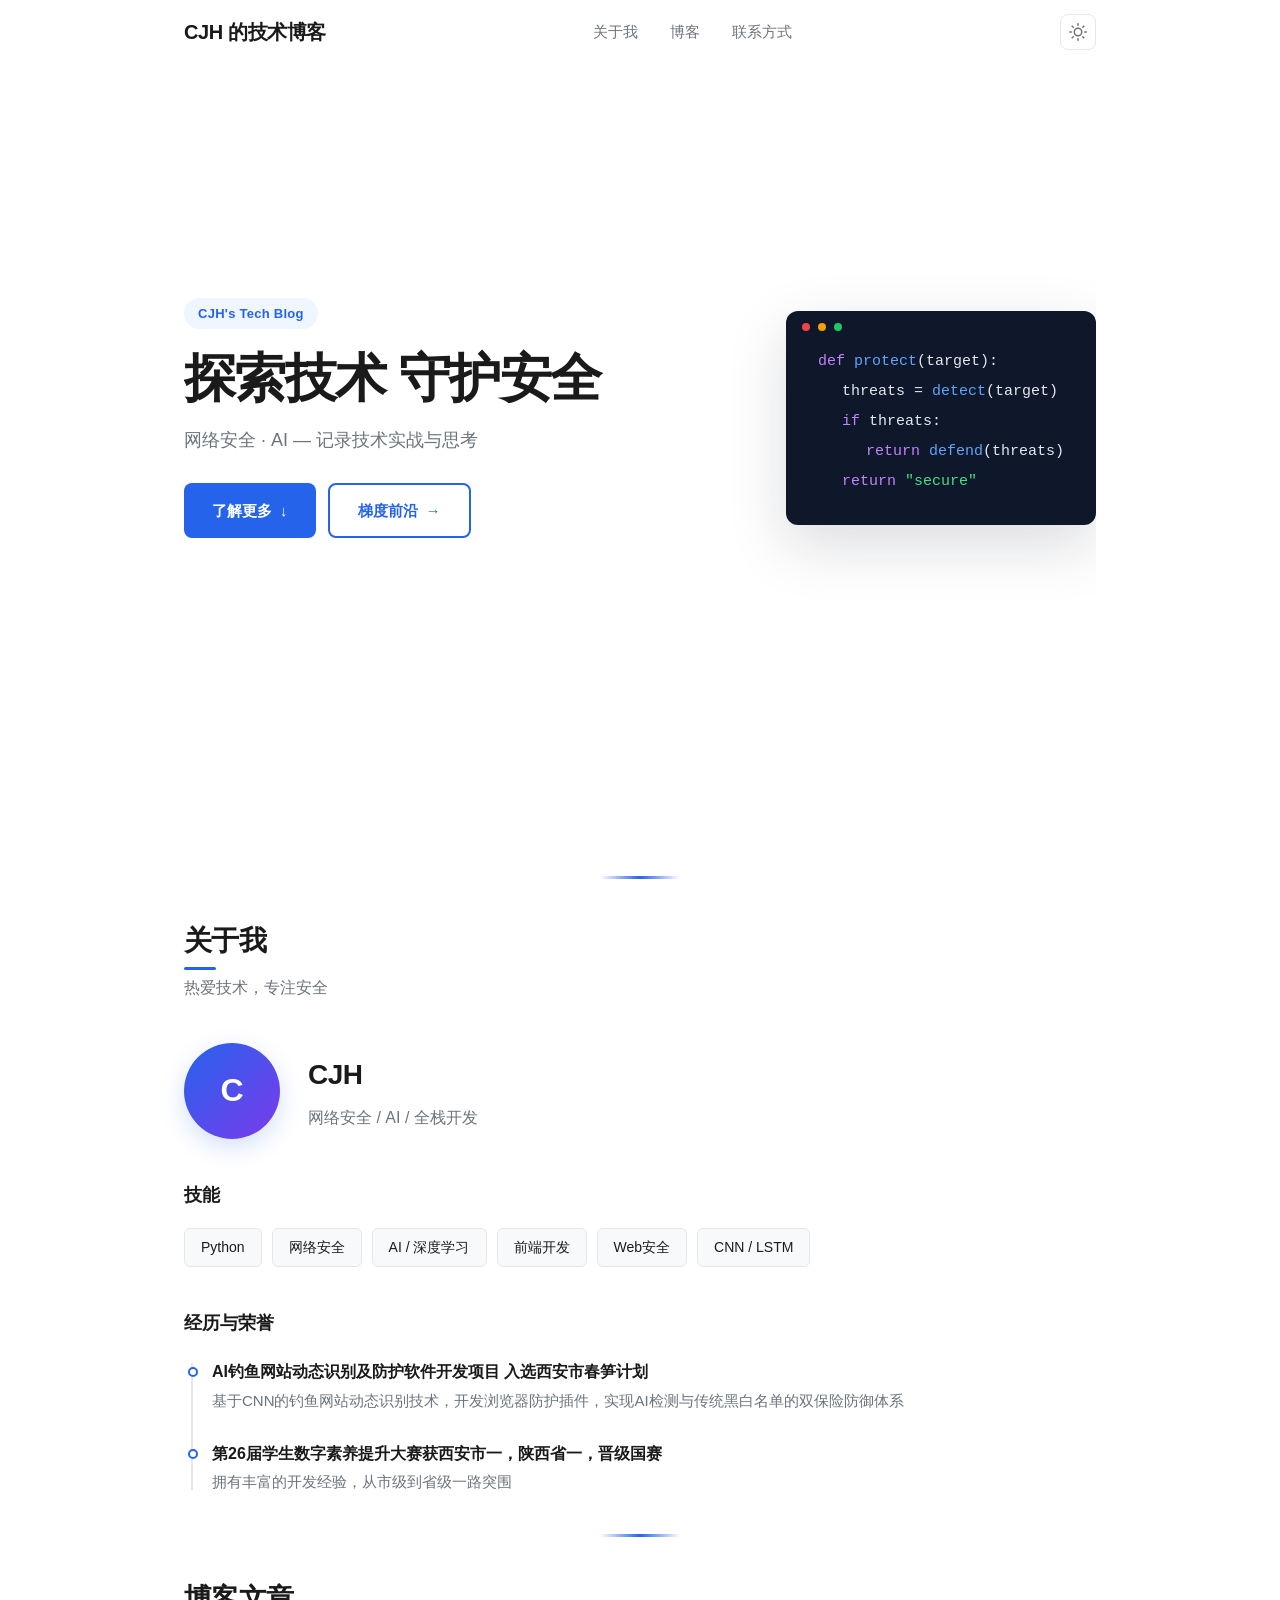
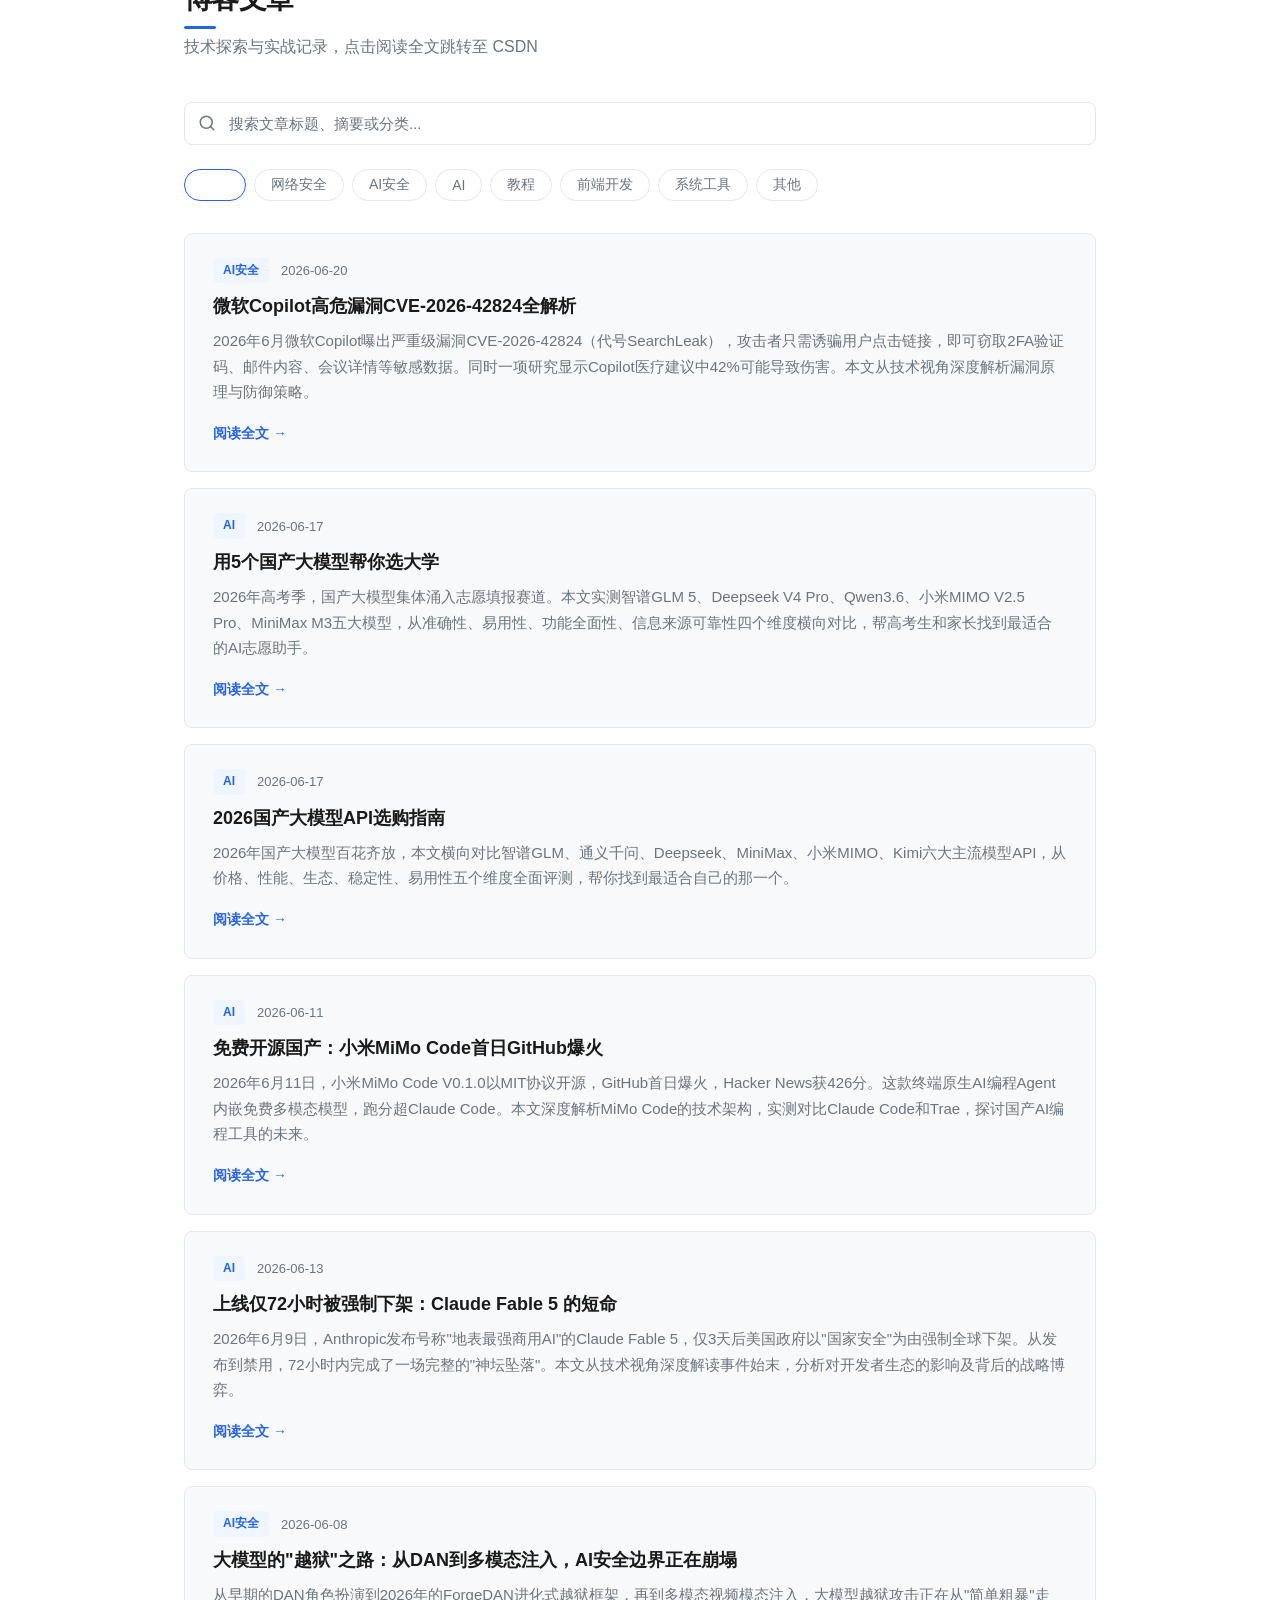
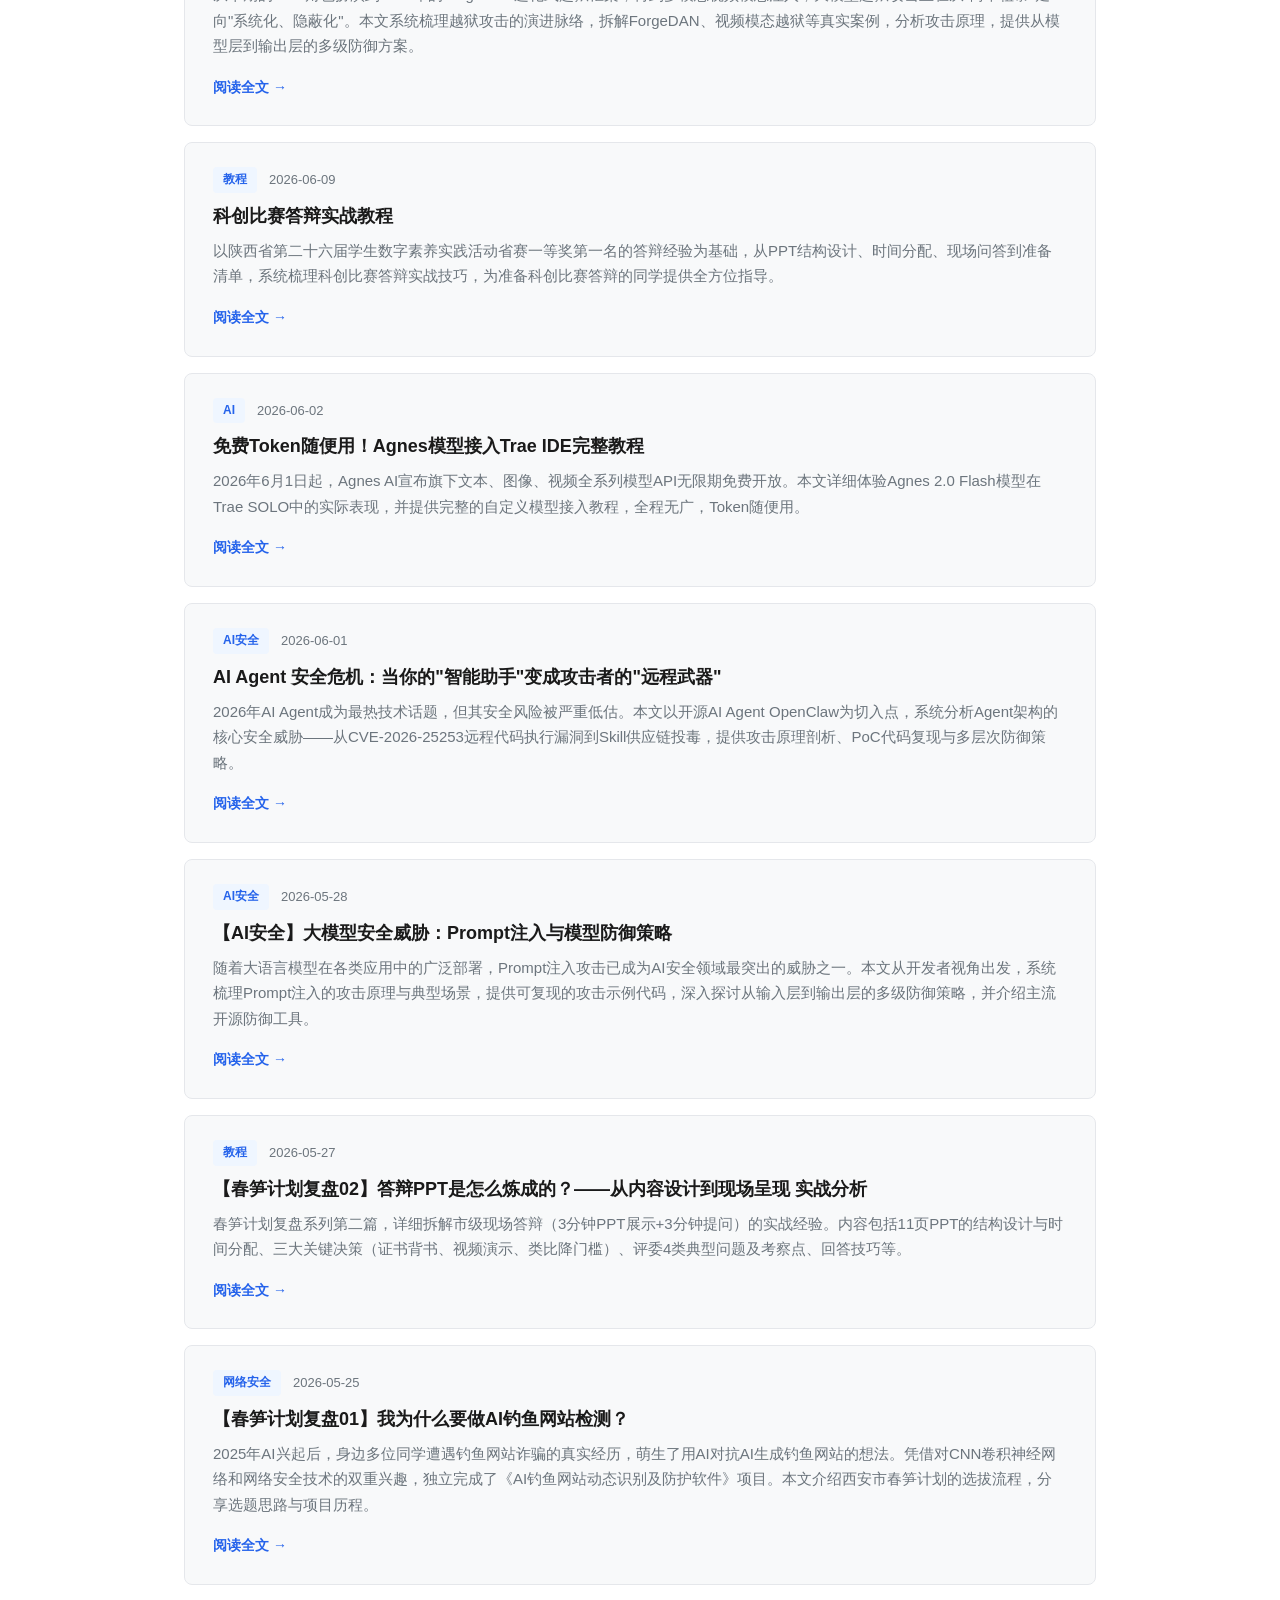
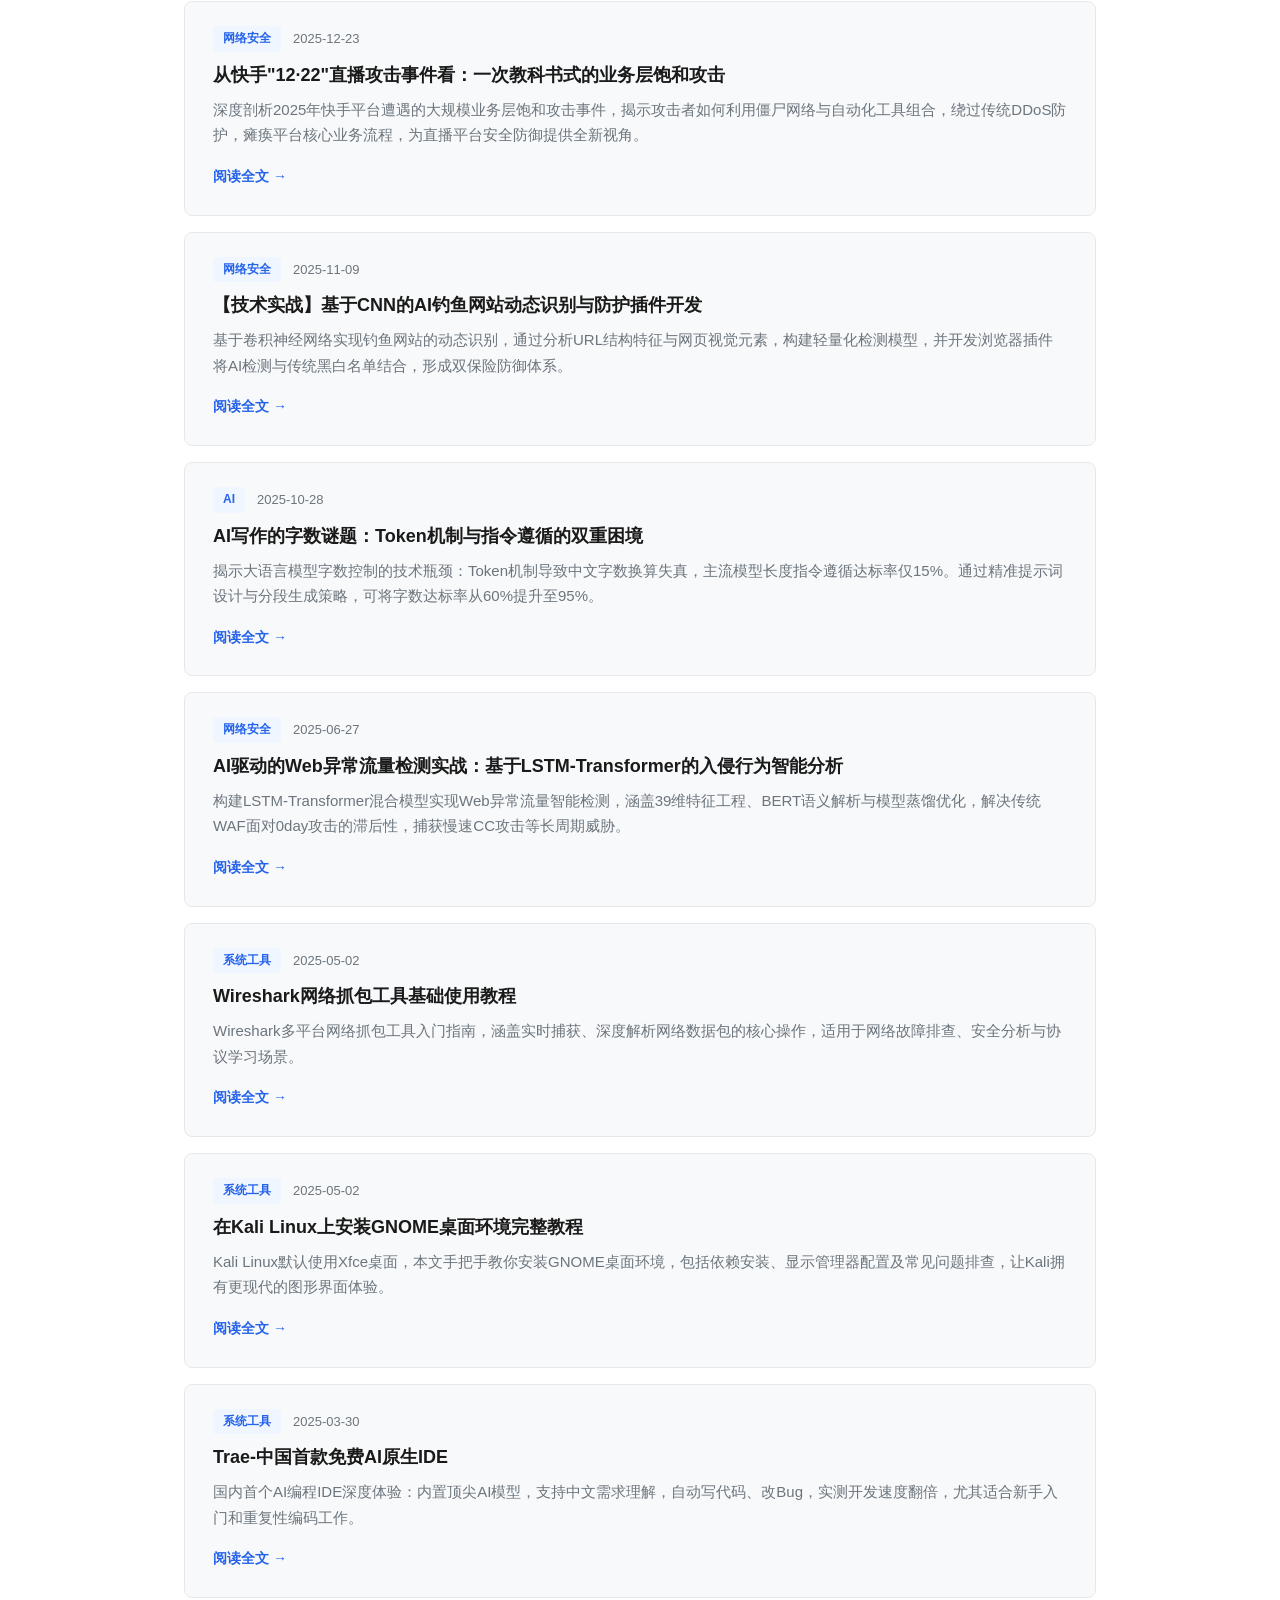
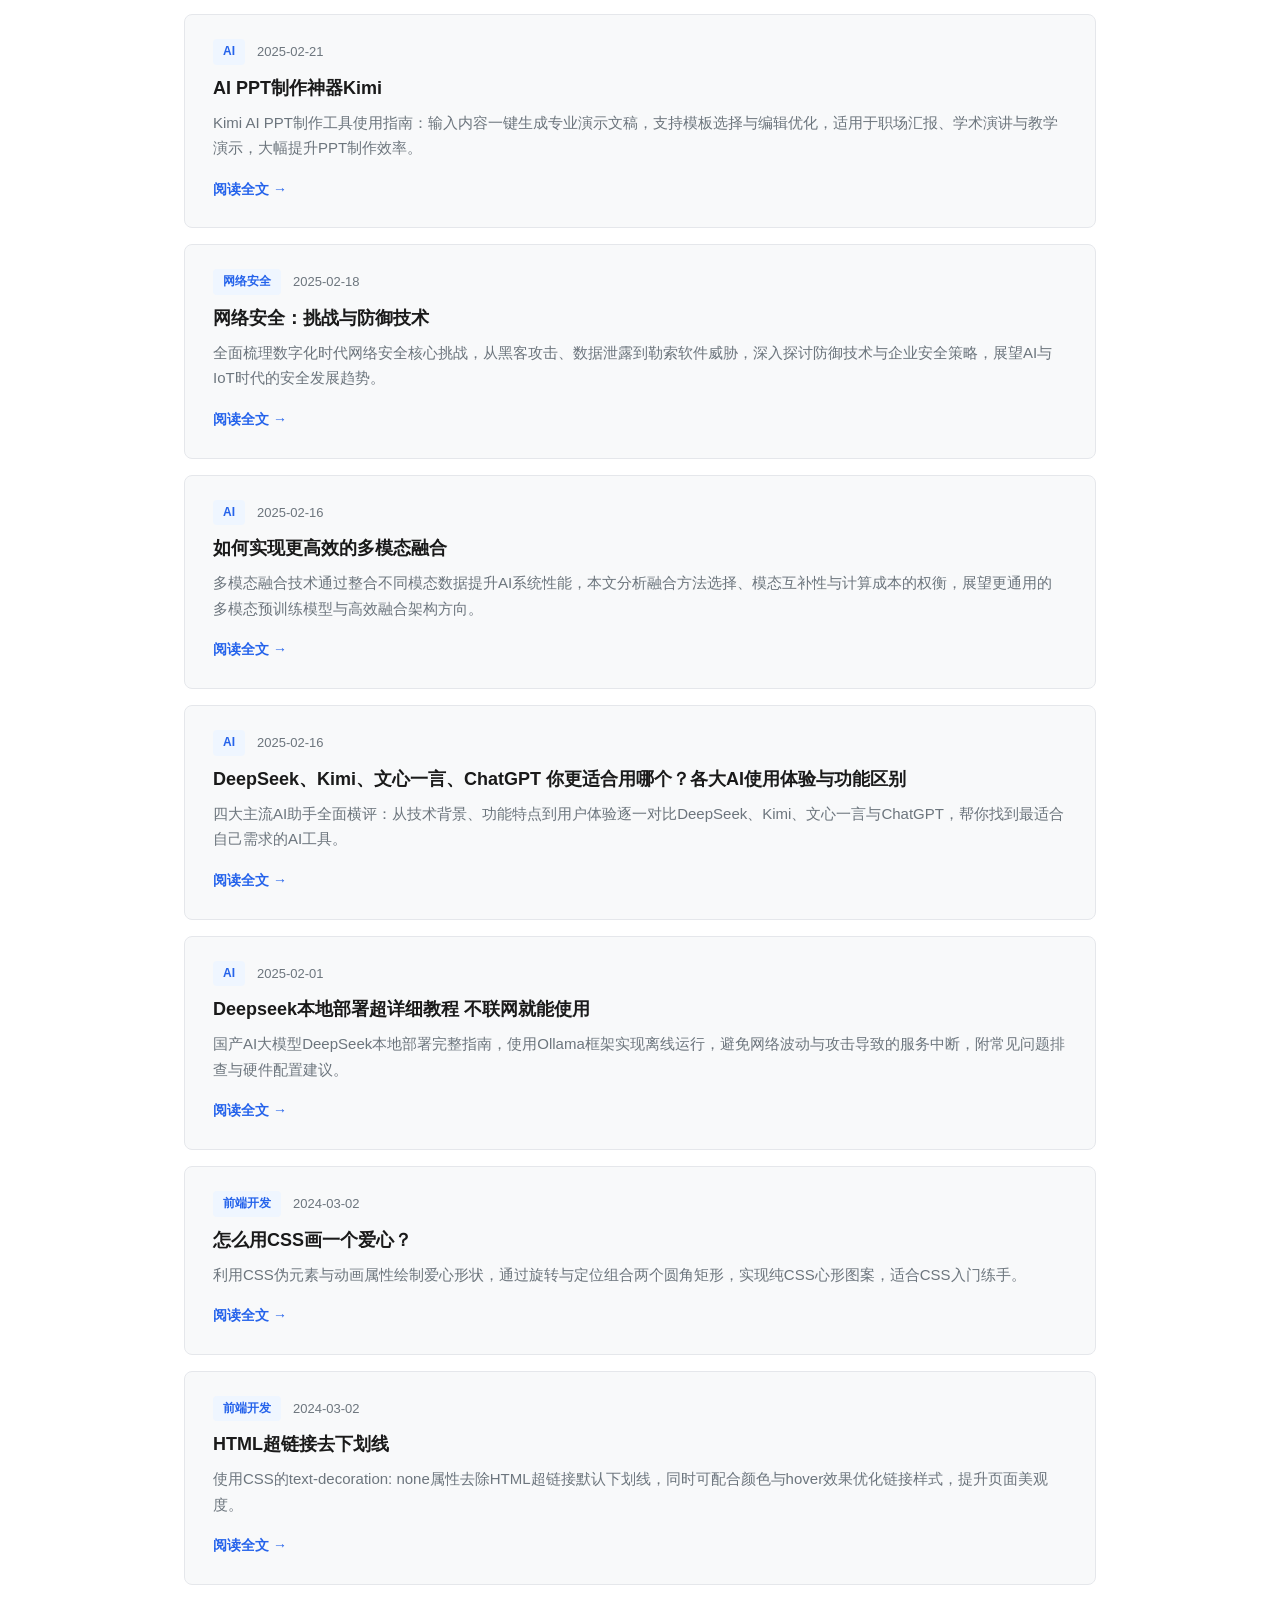
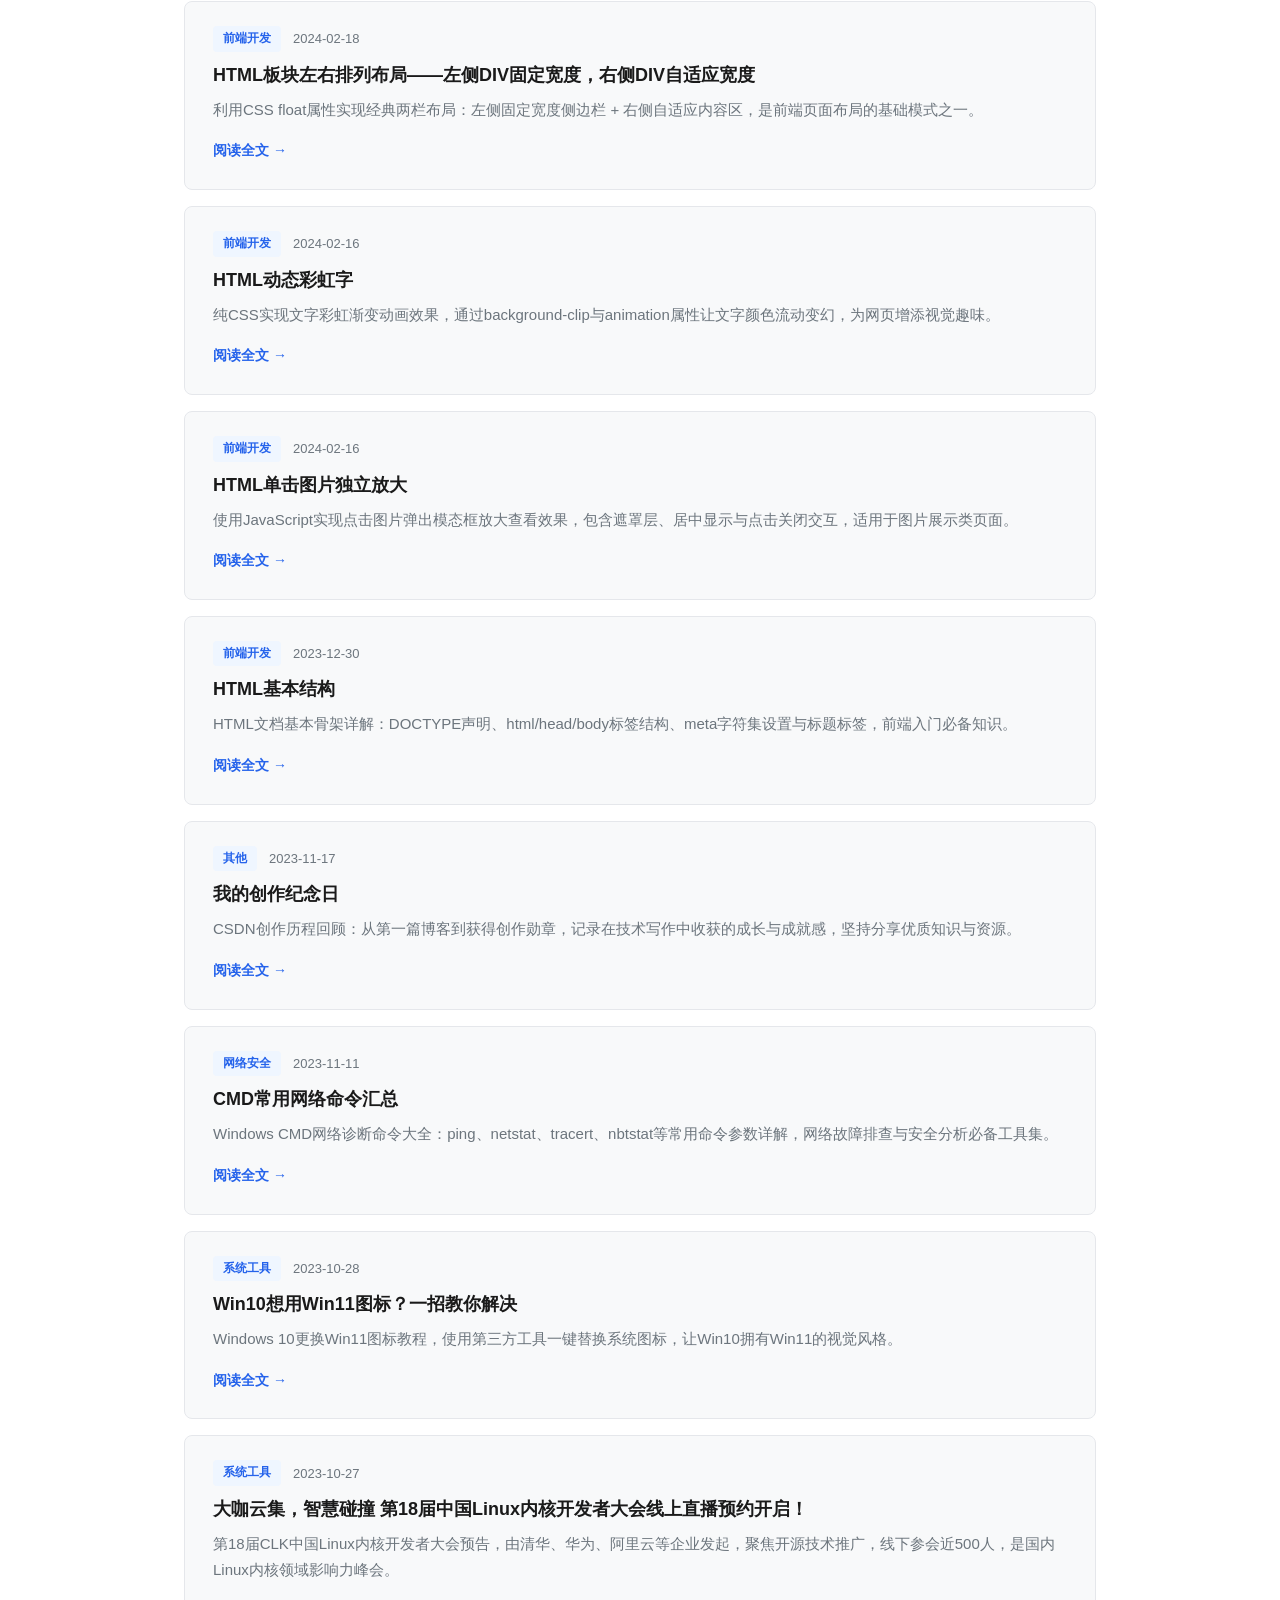
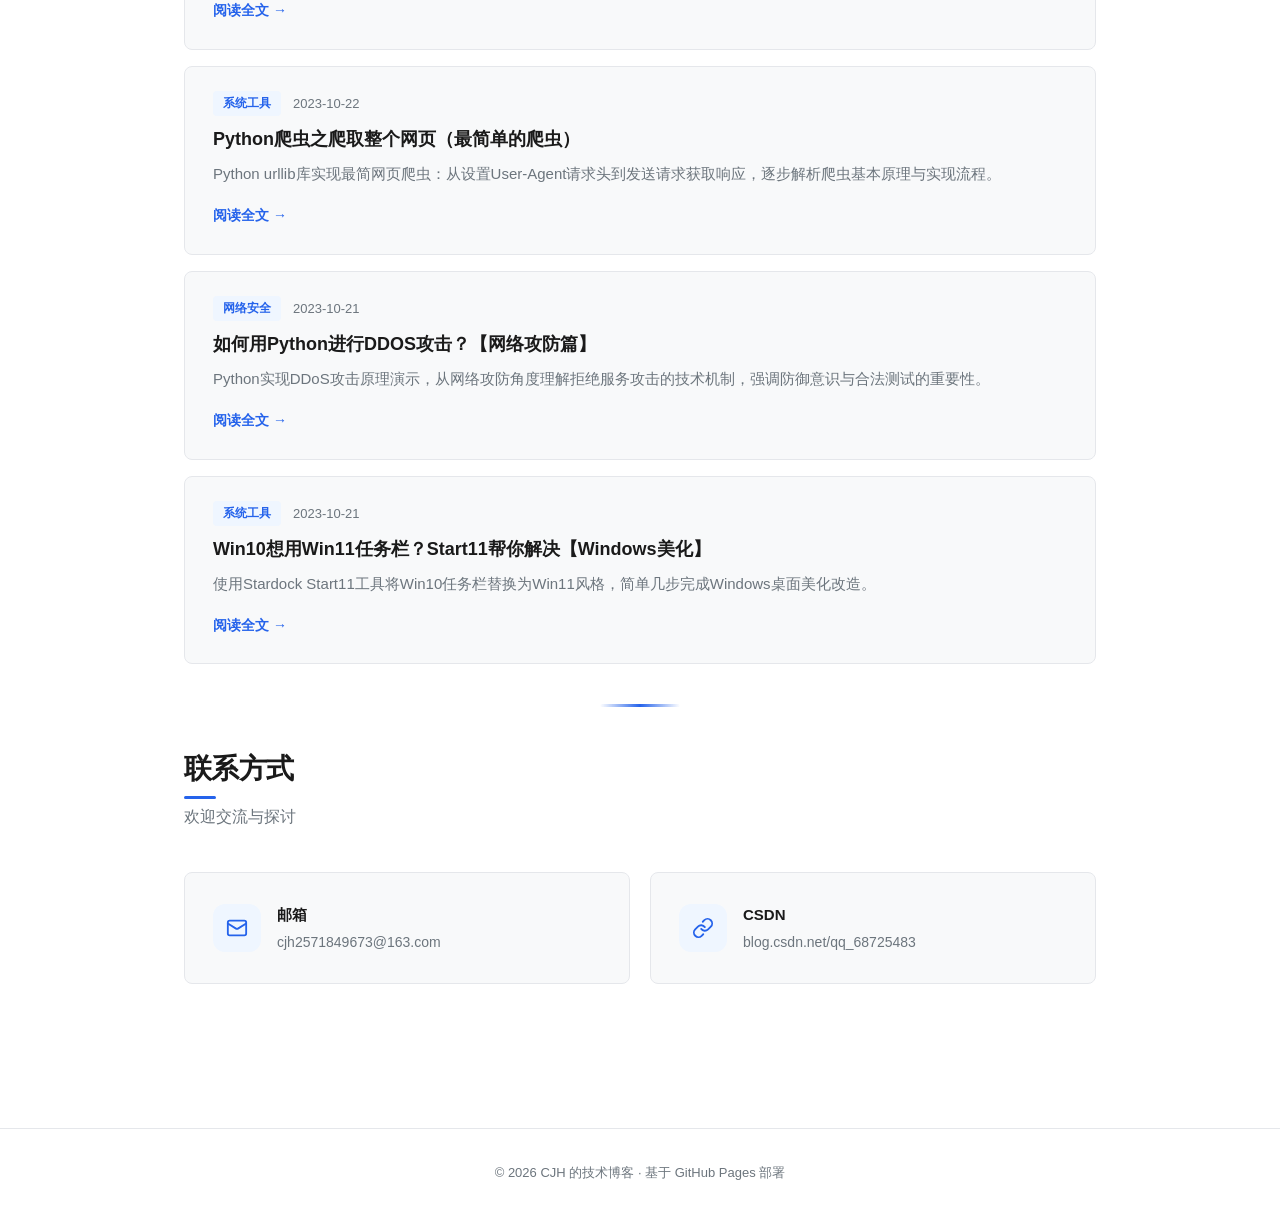
<file: index.html>
<!DOCTYPE html>
<html lang="zh-CN">
<head>
  <meta charset="UTF-8">
  <meta name="viewport" content="width=device-width, initial-scale=1.0">
  <title>CJH 的技术博客</title>
  <meta name="description" content="CJH 的个人技术博客 - 网络安全、AI、前端开发技术分享">
  <meta name="keywords" content="CJH,技术博客,网络安全,AI,前端开发,深度学习,Web安全">
  <meta name="author" content="CJH">
  <meta name="theme-color" content="#2563eb">
  <link rel="icon" type="image/svg+xml" href="favicon.svg">

  <!-- Open Graph -->
  <meta property="og:title" content="CJH 的技术博客">
  <meta property="og:description" content="CJH 的个人技术博客 - 网络安全、AI、前端开发技术分享">
  <meta property="og:type" content="website">
  <meta property="og:url" content="https://cheng-jun-hao.github.io/my-blog/">
  <meta property="og:locale" content="zh_CN">
  <meta property="og:site_name" content="CJH 的技术博客">

  <!-- Twitter Card -->
  <meta name="twitter:card" content="summary">
  <meta name="twitter:title" content="CJH 的技术博客">
  <meta name="twitter:description" content="CJH 的个人技术博客 - 网络安全、AI、前端开发技术分享">

  <!-- JSON-LD 结构化数据 -->
  <script type="application/ld+json">
  {
    "@context": "https://schema.org",
    "@type": "Blog",
    "name": "CJH 的技术博客",
    "description": "CJH 的个人技术博客 - 网络安全、AI、前端开发技术分享",
    "url": "https://cheng-jun-hao.github.io/my-blog/",
    "author": {
      "@type": "Person",
      "name": "CJH"
    },
    "publisher": {
      "@type": "Person",
      "name": "CJH"
    }
  }
  </script>

  <link rel="stylesheet" href="css/style.css">
</head>
<body>
  <!-- 开场动画遮罩 -->
  <div class="intro-overlay" id="introOverlay">
    <div class="intro-logo">
      <span class="intro-bracket"></span><span class="intro-name">欢迎来到 CJH的技术博客</span><span class="intro-bracket"></span>
    </div>
    <div class="intro-line"></div>
  </div>

  <!-- 滚动进度条 -->
  <div class="scroll-progress"></div>

  <!-- 鼠标光晕 -->
  <div class="cursor-glow" id="cursorGlow"></div>

  <!-- 导航栏 -->
  <nav class="navbar">
    <div class="nav-inner">
      <a href="#" class="nav-logo"><span></span>CJH 的技术博客<span></span></a>
      <ul class="nav-links">
        <li><a href="#about" class="active">关于我</a></li>
        <li><a href="#blog">博客</a></li>
        <li><a href="#contact">联系方式</a></li>
      </ul>
      <div style="display:flex;align-items:center;gap:8px;">
        <button class="theme-toggle" id="themeToggle" aria-label="切换主题">
          <svg class="icon-sun" xmlns="http://www.w3.org/2000/svg" viewBox="0 0 24 24" fill="none" stroke="currentColor" stroke-width="2" stroke-linecap="round" stroke-linejoin="round">
            <circle cx="12" cy="12" r="5"/><line x1="12" y1="1" x2="12" y2="3"/><line x1="12" y1="21" x2="12" y2="23"/><line x1="4.22" y1="4.22" x2="5.64" y2="5.64"/><line x1="18.36" y1="18.36" x2="19.78" y2="19.78"/><line x1="1" y1="12" x2="3" y2="12"/><line x1="21" y1="12" x2="23" y2="12"/><line x1="4.22" y1="19.78" x2="5.64" y2="18.36"/><line x1="18.36" y1="5.64" x2="19.78" y2="4.22"/>
          </svg>
          <svg class="icon-moon" xmlns="http://www.w3.org/2000/svg" viewBox="0 0 24 24" fill="none" stroke="currentColor" stroke-width="2" stroke-linecap="round" stroke-linejoin="round">
            <path d="M21 12.79A9 9 0 1 1 11.21 3 7 7 0 0 0 21 12.79z"/>
          </svg>
        </button>
        <button class="hamburger" aria-label="菜单">
          <span></span>
          <span></span>
          <span></span>
        </button>
      </div>
    </div>
  </nav>

  <main>
    <!-- Hero 首屏 -->
    <section id="hero" class="hero">
      <canvas class="hero-grid" id="heroGrid"></canvas>
      <div class="hero-content">
        <div class="hero-label">CJH's Tech Blog</div>
        <h1 class="hero-title" id="heroTitle">探索技术
守护安全</h1>
        <p class="hero-desc">网络安全 · AI  — 记录技术实战与思考</p>
        <div class="hero-buttons">
          <a href="#about" class="hero-cta" id="heroCta">了解更多 <span>&darr;</span></a>
          <a href="https://cheng-jun-hao.github.io/-Gradient-Frontier/" class="hero-cta-alt" target="_blank" rel="noopener noreferrer">梯度前沿 <span class="alt-arrow">&rarr;</span></a>
        </div>
      </div>
      <div class="hero-visual">
        <div class="hero-code">
          <span class="code-line"><span class="code-keyword">def</span> <span class="code-func">protect</span>(target):</span>
          <span class="code-line code-indent">threats = <span class="code-func">detect</span>(target)</span>
          <span class="code-line code-indent"><span class="code-keyword">if</span> threats:</span>
          <span class="code-line code-indent2"><span class="code-keyword">return</span> <span class="code-func">defend</span>(threats)</span>
          <span class="code-line code-indent"><span class="code-keyword">return</span> <span class="code-string">"secure"</span></span>
        </div>
      </div>
    </section>

    <!-- 关于我 -->
    <section id="about">
      <div class="section-inner">
        <div class="section-header">
          <h2>关于我</h2>
          <p>热爱技术，专注安全</p>
        </div>

        <div class="about-hero">
          <div class="about-avatar">C</div>
          <div>
            <h3 class="about-name">CJH</h3>
            <p class="about-tagline">网络安全 / AI / 全栈开发</p>
          </div>
        </div>

        <div class="skills-section">
          <h3>技能</h3>
          <div class="skill-tags">
            <span class="skill-tag">Python</span>
            <span class="skill-tag">网络安全</span>
            <span class="skill-tag">AI / 深度学习</span>
            <span class="skill-tag">前端开发</span>
            <span class="skill-tag">Web安全</span>
            <span class="skill-tag">CNN / LSTM</span>
          </div>
        </div>

        <div class="timeline-section">
          <h3>经历与荣誉</h3>
          <div class="timeline">
            <div class="timeline-item">
              <div class="item-title">AI钓鱼网站动态识别及防护软件开发项目 入选西安市春笋计划</div>
              <div class="item-desc">基于CNN的钓鱼网站动态识别技术，开发浏览器防护插件，实现AI检测与传统黑白名单的双保险防御体系</div>
            </div>
            <div class="timeline-item">
              <div class="item-title">第26届学生数字素养提升大赛获西安市一，陕西省一，晋级国赛</div>
              <div class="item-desc">拥有丰富的开发经验，从市级到省级一路突围</div>
            </div>
          </div>
        </div>
      </div>
    </section>

    <!-- 博客文章列表 -->
    <section id="blog">
      <div class="section-inner">
        <div class="section-header">
          <h2>博客文章</h2>
          <p>技术探索与实战记录，点击阅读全文跳转至 CSDN</p>
        </div>

        <!-- 搜索栏 -->
        <div class="search-bar">
          <svg class="search-icon" xmlns="http://www.w3.org/2000/svg" viewBox="0 0 24 24" fill="none" stroke="currentColor" stroke-width="2" stroke-linecap="round" stroke-linejoin="round">
            <circle cx="11" cy="11" r="8"/><line x1="21" y1="21" x2="16.65" y2="16.65"/>
          </svg>
          <input type="text" id="searchInput" placeholder="搜索文章标题、摘要或分类..." autocomplete="off">
          <button class="search-clear" id="searchClear" aria-label="清除搜索">
            <svg xmlns="http://www.w3.org/2000/svg" viewBox="0 0 24 24" fill="none" stroke="currentColor" stroke-width="2" stroke-linecap="round" stroke-linejoin="round" width="16" height="16">
              <line x1="18" y1="6" x2="6" y2="18"/><line x1="6" y1="6" x2="18" y2="18"/>
            </svg>
          </button>
        </div>

        <div class="category-bar" id="category-tags"></div>
        <div id="article-list"></div>
      </div>
    </section>

    <!-- 联系方式 -->
    <section id="contact">
      <div class="section-inner">
        <div class="section-header">
          <h2>联系方式</h2>
          <p>欢迎交流与探讨</p>
        </div>

        <div class="contact-cards">
          <div class="contact-card" id="email-card" title="点击复制邮箱">
            <div class="contact-icon">
              <svg xmlns="http://www.w3.org/2000/svg" viewBox="0 0 24 24" fill="none" stroke="currentColor" stroke-width="2" stroke-linecap="round" stroke-linejoin="round">
                <rect x="2" y="4" width="20" height="16" rx="2"/>
                <path d="m22 7-8.97 5.7a1.94 1.94 0 0 1-2.06 0L2 7"/>
              </svg>
            </div>
            <div class="contact-info">
              <h3>邮箱</h3>
              <p>cjh2571849673@163.com</p>
            </div>
          </div>

          <div class="contact-card" id="csdn-card" title="访问 CSDN 主页">
            <div class="contact-icon">
              <svg xmlns="http://www.w3.org/2000/svg" viewBox="0 0 24 24" fill="none" stroke="currentColor" stroke-width="2" stroke-linecap="round" stroke-linejoin="round">
                <path d="M10 13a5 5 0 0 0 7.54.54l3-3a5 5 0 0 0-7.07-7.07l-1.72 1.71"/>
                <path d="M14 11a5 5 0 0 0-7.54-.54l-3 3a5 5 0 0 0 7.07 7.07l1.71-1.71"/>
              </svg>
            </div>
            <div class="contact-info">
              <h3>CSDN</h3>
              <p>blog.csdn.net/qq_68725483</p>
            </div>
          </div>
        </div>
      </div>
    </section>
  </main>

  <!-- 页脚 -->
  <footer class="footer">
    <p>&copy; 2026 CJH 的技术博客 · 基于 <a href="https://pages.github.com" target="_blank" rel="noopener">GitHub Pages</a> 部署</p>
  </footer>

  <!-- 回到顶部按钮 -->
  <button class="back-to-top" id="backToTop" aria-label="回到顶部">
    <svg xmlns="http://www.w3.org/2000/svg" viewBox="0 0 24 24" fill="none" stroke="currentColor" stroke-width="2" stroke-linecap="round" stroke-linejoin="round">
      <polyline points="18 15 12 9 6 15"/>
    </svg>
  </button>

  <script src="js/articles.js"></script>
  <script src="js/main.js"></script>
</body>
</html>
</file>
<file: css/style.css>
/* ===== CJH 的技术博客 - 样式表 ===== */

/* --- 基础重置与变量 --- */

:root {
  --bg-primary: #ffffff;
  --bg-secondary: #f8f9fa;
  --text-primary: #1a1a1a;
  --text-secondary: #6c757d;
  --accent: #2563eb;
  --accent-light: #eff6ff;
  --border: #e5e7eb;
  --shadow-sm: 0 1px 3px rgba(0, 0, 0, 0.06);
  --shadow-md: 0 4px 12px rgba(0, 0, 0, 0.08);
  --shadow-hover: 0 8px 24px rgba(0, 0, 0, 0.1);
  --radius: 8px;
  --max-width: 960px;
  --font-stack: "PingFang SC", "Hiragino Sans GB", "Microsoft YaHei", "Helvetica Neue", Helvetica, Arial, sans-serif;
  --font-mono: "SF Mono", "Fira Code", "Cascadia Code", "Consolas", monospace;
  --transition: 0.25s ease;
  --transition-slow: 0.5s cubic-bezier(0.22, 1, 0.36, 1);
}

/* 暗黑模式变量 */
[data-theme="dark"] {
  --bg-primary: #0f172a;
  --bg-secondary: #1e293b;
  --text-primary: #f1f5f9;
  --text-secondary: #94a3b8;
  --accent: #3b82f6;
  --accent-light: rgba(59, 130, 246, 0.12);
  --border: #334155;
  --shadow-sm: 0 1px 3px rgba(0, 0, 0, 0.3);
  --shadow-md: 0 4px 12px rgba(0, 0, 0, 0.4);
  --shadow-hover: 0 8px 24px rgba(0, 0, 0, 0.5);
}

[data-theme="dark"] .navbar {
  background: rgba(15, 23, 42, 0.92);
}

[data-theme="dark"] .nav-links {
  background: rgba(15, 23, 42, 0.98);
}

[data-theme="dark"] .hero-code {
  background: #1e293b;
  box-shadow: 0 20px 60px rgba(0, 0, 0, 0.4);
}

[data-theme="dark"] .hero-code:hover {
  box-shadow: 0 24px 72px rgba(0, 0, 0, 0.5);
}

[data-theme="dark"] .intro-overlay {
  background: #0f172a;
}

[data-theme="dark"] .copy-toast {
  background: #f1f5f9;
  color: #0f172a;
}

*, *::before, *::after {
  margin: 0;
  padding: 0;
  box-sizing: border-box;
}

html {
  scroll-behavior: smooth;
  scroll-padding-top: 72px;
}

body {
  font-family: var(--font-stack);
  font-size: 16px;
  line-height: 1.8;
  color: var(--text-primary);
  background: var(--bg-primary);
  -webkit-font-smoothing: antialiased;
  overflow-x: hidden;
}

a {
  color: var(--accent);
  text-decoration: none;
  transition: color var(--transition);
}

a:hover {
  color: #1d4ed8;
}

/* --- 开场动画 --- */
.intro-overlay {
  position: fixed;
  inset: 0;
  z-index: 9999;
  background: var(--text-primary);
  display: flex;
  flex-direction: column;
  align-items: center;
  justify-content: center;
  transition: clip-path 1s cubic-bezier(0.76, 0, 0.24, 1);
  clip-path: inset(0 0 0 0);
}

.intro-overlay.exit {
  clip-path: inset(0 0 100% 0);
}

.intro-logo {
  font-size: 2.5rem;
  font-weight: 700;
  color: #fff;
  letter-spacing: -0.02em;
  opacity: 0;
  transform: scale(0.8);
  animation: introLogoIn 0.6s cubic-bezier(0.22, 1, 0.36, 1) 0.2s forwards;
}

.intro-bracket {
  color: var(--accent);
}

.intro-name {
  display: inline-block;
  animation: introNameGlow 1.5s ease 0.5s forwards;
}

.intro-line {
  width: 0;
  height: 2px;
  background: var(--accent);
  margin-top: 16px;
  animation: introLineExpand 0.8s cubic-bezier(0.22, 1, 0.36, 1) 0.6s forwards;
}

@keyframes introLogoIn {
  from { opacity: 0; transform: scale(0.8); }
  to { opacity: 1; transform: scale(1); }
}

@keyframes introNameGlow {
  0%, 100% { text-shadow: none; }
  50% { text-shadow: 0 0 20px rgba(37, 99, 235, 0.6); }
}

@keyframes introLineExpand {
  from { width: 0; }
  to { width: 80px; }
}

/* --- 鼠标光晕 --- */
.cursor-glow {
  position: fixed;
  width: 400px;
  height: 400px;
  border-radius: 50%;
  background: radial-gradient(circle, rgba(37, 99, 235, 0.06) 0%, transparent 70%);
  pointer-events: none;
  z-index: 50;
  transform: translate(-50%, -50%);
  transition: opacity 0.3s ease;
  opacity: 0;
}

.cursor-glow.active {
  opacity: 1;
}

/* --- 滚动进度条 --- */
.scroll-progress {
  position: fixed;
  top: 0;
  left: 0;
  height: 2px;
  background: var(--accent);
  z-index: 200;
  width: 0%;
  transition: none;
}

/* --- 导航栏 --- */
.navbar {
  position: fixed;
  top: 0;
  left: 0;
  right: 0;
  z-index: 100;
  background: rgba(255, 255, 255, 0.92);
  backdrop-filter: blur(12px);
  -webkit-backdrop-filter: blur(12px);
  border-bottom: 1px solid transparent;
  transition: border-color 0.4s ease, box-shadow 0.4s ease;
}

.navbar.scrolled {
  border-bottom-color: var(--border);
  box-shadow: var(--shadow-sm);
}

.nav-inner {
  max-width: var(--max-width);
  margin: 0 auto;
  padding: 0 24px;
  height: 64px;
  display: flex;
  align-items: center;
  justify-content: space-between;
}

.nav-logo {
  font-size: 1.25rem;
  font-weight: 700;
  color: var(--text-primary);
  letter-spacing: -0.02em;
  transition: opacity var(--transition);
}

.nav-logo:hover {
  opacity: 0.7;
}

.nav-logo span {
  color: var(--accent);
}

.nav-links {
  display: flex;
  gap: 32px;
  list-style: none;
}

.nav-links a {
  color: var(--text-secondary);
  font-size: 0.9375rem;
  font-weight: 500;
  position: relative;
  padding: 4px 0;
  transition: color var(--transition);
}

.nav-links a::after {
  content: "";
  position: absolute;
  bottom: -2px;
  left: 0;
  width: 0;
  height: 2px;
  background: var(--accent);
  border-radius: 1px;
  transition: width 0.35s cubic-bezier(0.22, 1, 0.36, 1);
}

.nav-links a:hover,
.nav-links a.active {
  color: var(--accent);
}

.nav-links a:hover::after,
.nav-links a.active::after {
  width: 100%;
}

/* 汉堡菜单 */
.hamburger {
  display: none;
  flex-direction: column;
  gap: 5px;
  cursor: pointer;
  padding: 4px;
  background: none;
  border: none;
}

.hamburger span {
  display: block;
  width: 22px;
  height: 2px;
  background: var(--text-primary);
  border-radius: 1px;
  transition: var(--transition);
}

.hamburger.open span:nth-child(1) {
  transform: rotate(45deg) translate(5px, 5px);
}

.hamburger.open span:nth-child(2) {
  opacity: 0;
}

.hamburger.open span:nth-child(3) {
  transform: rotate(-45deg) translate(5px, -5px);
}

/* --- Hero 首屏 --- */
.hero {
  display: flex;
  align-items: center;
  justify-content: space-between;
  gap: 48px;
  min-height: calc(100vh - 64px);
  padding-top: 40px;
  padding-bottom: 40px;
  position: relative;
  overflow: hidden;
}

/* 点阵背景 */
.hero-grid {
  position: absolute;
  inset: 0;
  width: 100%;
  height: 100%;
  pointer-events: none;
  opacity: 0;
  transition: opacity 1s ease;
}

.hero-grid.visible {
  opacity: 1;
}

.hero-content {
  max-width: 480px;
}

.hero-label {
  display: inline-block;
  padding: 4px 14px;
  background: var(--accent-light);
  color: var(--accent);
  font-size: 0.8125rem;
  font-weight: 600;
  border-radius: 20px;
  margin-bottom: 20px;
  letter-spacing: 0.02em;
  opacity: 0;
  transform: translateY(12px);
  animation: heroReveal 0.7s cubic-bezier(0.22, 1, 0.36, 1) 0.1s forwards;
}

.hero-title {
  font-size: 3.25rem;
  font-weight: 800;
  line-height: 1.15;
  letter-spacing: -0.03em;
  margin-bottom: 16px;
  color: var(--text-primary);
  opacity: 0;
  transform: translateY(20px);
  animation: heroReveal 0.7s cubic-bezier(0.22, 1, 0.36, 1) 0.2s forwards;
}

/* 逐字动画 */
.hero-title .char {
  display: inline-block;
  opacity: 0;
  transform: translateY(30px) rotateX(40deg);
  animation: charReveal 0.6s cubic-bezier(0.22, 1, 0.36, 1) forwards;
}

.hero-title .char-space {
  display: inline-block;
  width: 0.3em;
}

@keyframes charReveal {
  from { opacity: 0; transform: translateY(30px) rotateX(40deg); }
  to { opacity: 1; transform: translateY(0) rotateX(0); }
}

.hero-desc {
  color: var(--text-secondary);
  font-size: 1.125rem;
  line-height: 1.7;
  margin-bottom: 28px;
  opacity: 0;
  transform: translateY(16px);
  animation: heroReveal 0.7s cubic-bezier(0.22, 1, 0.36, 1) 0.35s forwards;
}

.hero-cta {
  display: inline-flex;
  align-items: center;
  gap: 8px;
  padding: 12px 28px;
  background: var(--accent);
  color: #fff;
  font-size: 0.9375rem;
  font-weight: 600;
  border-radius: 8px;
  transition: all 0.35s cubic-bezier(0.22, 1, 0.36, 1);
  opacity: 0;
  transform: translateY(12px);
  animation: heroReveal 0.7s cubic-bezier(0.22, 1, 0.36, 1) 0.5s forwards;
}

.hero-buttons {
  display: flex;
  gap: 12px;
  flex-wrap: wrap;
  opacity: 0;
  transform: translateY(12px);
  animation: heroReveal 0.7s cubic-bezier(0.22, 1, 0.36, 1) 0.5s forwards;
}

.hero-cta-alt {
  display: inline-flex;
  align-items: center;
  gap: 8px;
  padding: 12px 28px;
  background: transparent;
  color: var(--accent);
  border: 2px solid var(--accent);
  font-size: 0.9375rem;
  font-weight: 600;
  border-radius: 8px;
  transition: all 0.35s cubic-bezier(0.22, 1, 0.36, 1);
  opacity: 0;
  transform: translateY(12px);
  animation: heroReveal 0.7s cubic-bezier(0.22, 1, 0.36, 1) 0.65s forwards;
}

.hero-cta-alt:hover {
  background: var(--accent);
  color: #fff;
  transform: translateY(-2px);
  box-shadow: 0 6px 20px rgba(37, 99, 235, 0.35);
}

.hero-cta-alt .alt-arrow {
  display: inline-block;
  transition: transform 0.3s cubic-bezier(0.22, 1, 0.36, 1);
}

.hero-cta-alt:hover .alt-arrow {
  transform: translateX(4px);
}

.hero-cta:hover {
  background: #1d4ed8;
  color: #fff;
  transform: translateY(-2px);
  box-shadow: 0 6px 20px rgba(37, 99, 235, 0.35);
}

.hero-cta span {
  display: inline-block;
  animation: bounce 2s ease infinite;
}

/* 代码装饰 */
.hero-visual {
  flex-shrink: 0;
  opacity: 0;
  transform: translateY(24px) scale(0.96);
  animation: heroCodeReveal 0.9s cubic-bezier(0.22, 1, 0.36, 1) 0.6s forwards;
  will-change: transform;
}

.hero-code {
  background: #0f172a;
  border-radius: 12px;
  padding: 28px 32px;
  padding-top: 36px;
  font-family: var(--font-mono);
  font-size: 0.9375rem;
  line-height: 2;
  color: #e2e8f0;
  position: relative;
  box-shadow: 0 20px 60px rgba(15, 23, 42, 0.15);
  transition: box-shadow 0.4s ease;
}

.hero-code:hover {
  box-shadow: 0 24px 72px rgba(15, 23, 42, 0.22);
}

.hero-code::before {
  content: "";
  position: absolute;
  top: 12px;
  left: 16px;
  width: 8px;
  height: 8px;
  border-radius: 50%;
  background: #ef4444;
  box-shadow: 16px 0 0 #f59e0b, 32px 0 0 #22c55e;
}

/* 代码行逐行入场 */
.hero-code .code-line {
  display: block;
  opacity: 0;
  transform: translateX(-8px);
  animation: codeLineReveal 0.5s ease forwards;
}

.hero-code .code-line:nth-child(1) { animation-delay: 0.9s; }
.hero-code .code-line:nth-child(2) { animation-delay: 1.05s; }
.hero-code .code-line:nth-child(3) { animation-delay: 1.2s; }
.hero-code .code-line:nth-child(4) { animation-delay: 1.35s; }
.hero-code .code-line:nth-child(5) { animation-delay: 1.5s; }

.hero-code .code-indent {
  padding-left: 24px;
}

.hero-code .code-indent2 {
  padding-left: 48px;
}

.hero-code .code-keyword {
  color: #c084fc;
}

.hero-code .code-func {
  color: #60a5fa;
}

.hero-code .code-string {
  color: #4ade80;
}

/* 代码光标闪烁 */
.hero-code::after {
  content: "";
  position: absolute;
  bottom: 28px;
  right: 32px;
  width: 2px;
  height: 18px;
  background: #60a5fa;
  animation: cursorBlink 1.2s step-end infinite;
  animation-delay: 1.8s;
  opacity: 0;
}

@keyframes heroReveal {
  from { opacity: 0; transform: translateY(20px); }
  to { opacity: 1; transform: translateY(0); }
}

@keyframes heroCodeReveal {
  from { opacity: 0; transform: translateY(24px) scale(0.96); }
  to { opacity: 1; transform: translateY(0) scale(1); }
}

@keyframes codeLineReveal {
  from { opacity: 0; transform: translateX(-8px); }
  to { opacity: 1; transform: translateX(0); }
}

@keyframes cursorBlink {
  0%, 100% { opacity: 0; }
  50% { opacity: 1; }
}

@keyframes bounce {
  0%, 20%, 50%, 80%, 100% { transform: translateY(0); }
  40% { transform: translateY(4px); }
  60% { transform: translateY(2px); }
}

/* --- 主内容区 --- */
main {
  max-width: var(--max-width);
  margin: 0 auto;
  padding: 0 24px 64px;
}

section {
  margin-bottom: 80px;
  position: relative;
}

/* 板块间分隔装饰线 */
section::before {
  content: "";
  position: absolute;
  top: -40px;
  left: 50%;
  transform: translateX(-50%);
  width: 48px;
  height: 3px;
  background: linear-gradient(90deg, transparent, var(--accent), transparent);
  border-radius: 2px;
  opacity: 0;
  transition: opacity 0.6s ease, width 0.6s cubic-bezier(0.22, 1, 0.36, 1);
}

section.section-visible::before {
  opacity: 1;
  width: 80px;
}

/* 板块入场动画（渐进增强：默认可见，JS正常时再播动画） */
section .section-inner {
  opacity: 1;
  transform: translateY(0);
  transition: opacity 0.8s cubic-bezier(0.22, 1, 0.36, 1),
              transform 0.8s cubic-bezier(0.22, 1, 0.36, 1);
}

section.section-animate .section-inner {
  opacity: 0;
  transform: translateY(40px);
}

section.section-animate.section-visible .section-inner {
  opacity: 1;
  transform: translateY(0);
}

.section-header {
  margin-bottom: 40px;
}

.section-header h2 {
  font-size: 1.75rem;
  font-weight: 700;
  letter-spacing: -0.02em;
  margin-bottom: 8px;
  position: relative;
  display: inline-block;
}

.section-header h2::after {
  content: "";
  position: absolute;
  bottom: -4px;
  left: 0;
  width: 32px;
  height: 3px;
  background: var(--accent);
  border-radius: 2px;
  transition: width 0.4s cubic-bezier(0.22, 1, 0.36, 1);
}

.section-header:hover h2::after {
  width: 100%;
}

.section-header p {
  color: var(--text-secondary);
  font-size: 1rem;
}

/* --- 分类标签栏 --- */
.category-bar {
  display: flex;
  gap: 8px;
  flex-wrap: wrap;
  margin-bottom: 32px;
}

.category-tag {
  padding: 6px 16px;
  border: 1px solid var(--border);
  border-radius: 20px;
  background: var(--bg-primary);
  color: var(--text-secondary);
  font-size: 0.875rem;
  font-weight: 500;
  cursor: pointer;
  transition: all 0.3s cubic-bezier(0.22, 1, 0.36, 1);
  position: relative;
  overflow: hidden;
}

.category-tag::before {
  content: "";
  position: absolute;
  inset: 0;
  background: var(--accent);
  border-radius: 20px;
  transform: scaleX(0);
  transform-origin: left;
  transition: transform 0.35s cubic-bezier(0.22, 1, 0.36, 1);
  z-index: -1;
}

.category-tag:hover {
  border-color: var(--accent);
  color: var(--accent);
}

.category-tag.active {
  border-color: var(--accent);
  color: #fff;
}

.category-tag.active::before {
  transform: scaleX(1);
}

/* --- 文章卡片 --- */
#article-list {
  display: flex;
  flex-direction: column;
  gap: 16px;
}

.article-card {
  background: var(--bg-secondary);
  border: 1px solid var(--border);
  border-radius: var(--radius);
  padding: 24px 28px;
  transition: all 0.35s cubic-bezier(0.22, 1, 0.36, 1);
  opacity: 1;
  transform: translateY(0);
  animation: cardReveal 0.5s cubic-bezier(0.22, 1, 0.36, 1) both;
  position: relative;
}

.article-card::before {
  content: "";
  position: absolute;
  left: 0;
  top: 0;
  bottom: 0;
  width: 3px;
  background: var(--accent);
  border-radius: 3px 0 0 3px;
  opacity: 0;
  transform: scaleY(0);
  transition: all 0.35s cubic-bezier(0.22, 1, 0.36, 1);
}

.article-card:hover {
  box-shadow: var(--shadow-hover);
  transform: translateY(-2px);
  border-color: transparent;
}

.article-card:hover::before {
  opacity: 1;
  transform: scaleY(1);
}

.article-meta {
  display: flex;
  align-items: center;
  gap: 12px;
  margin-bottom: 10px;
}

.article-category {
  display: inline-block;
  padding: 2px 10px;
  background: var(--accent-light);
  color: var(--accent);
  font-size: 0.75rem;
  font-weight: 600;
  border-radius: 4px;
  transition: background 0.3s ease;
}

.article-card:hover .article-category {
  background: var(--accent);
  color: #fff;
}

.article-date {
  color: var(--text-secondary);
  font-size: 0.8125rem;
}

.article-title {
  font-size: 1.125rem;
  font-weight: 600;
  line-height: 1.5;
  margin-bottom: 8px;
  color: var(--text-primary);
  transition: color var(--transition);
}

.article-card:hover .article-title {
  color: var(--accent);
}

.article-summary {
  color: var(--text-secondary);
  font-size: 0.9375rem;
  line-height: 1.7;
  margin-bottom: 14px;
}

.article-link {
  display: inline-flex;
  align-items: center;
  gap: 4px;
  font-size: 0.875rem;
  font-weight: 600;
  color: var(--accent);
  transition: gap 0.3s ease;
}

.article-link .link-arrow {
  transition: transform 0.3s cubic-bezier(0.22, 1, 0.36, 1);
}

.article-link:hover {
  gap: 8px;
}

.article-link:hover .link-arrow {
  transform: translateX(3px);
}

@keyframes cardReveal {
  from { opacity: 0; transform: translateY(12px); }
  to { opacity: 1; transform: translateY(0); }
}

/* --- 关于我 --- */
.about-hero {
  display: flex;
  align-items: center;
  gap: 28px;
  margin-bottom: 40px;
}

.about-avatar {
  width: 96px;
  height: 96px;
  border-radius: 50%;
  background: linear-gradient(135deg, var(--accent), #7c3aed);
  display: flex;
  align-items: center;
  justify-content: center;
  color: #fff;
  font-size: 2rem;
  font-weight: 700;
  flex-shrink: 0;
  transition: transform 0.4s cubic-bezier(0.22, 1, 0.36, 1);
  box-shadow: 0 8px 24px rgba(37, 99, 235, 0.2);
}

.about-avatar:hover {
  transform: scale(1.08);
}

.about-name {
  font-size: 1.75rem;
  font-weight: 700;
  letter-spacing: -0.02em;
  margin-bottom: 4px;
}

.about-tagline {
  color: var(--text-secondary);
  font-size: 1rem;
}

/* 技能标签云 */
.skills-section {
  margin-bottom: 40px;
}

.skills-section h3 {
  font-size: 1.125rem;
  font-weight: 600;
  margin-bottom: 16px;
}

.skill-tags {
  display: flex;
  flex-wrap: wrap;
  gap: 10px;
}

.skill-tag {
  padding: 6px 16px;
  background: var(--bg-secondary);
  border: 1px solid var(--border);
  border-radius: 6px;
  font-size: 0.875rem;
  font-weight: 500;
  color: var(--text-primary);
  transition: all 0.3s cubic-bezier(0.22, 1, 0.36, 1);
}

.skill-tag:hover {
  background: var(--accent-light);
  border-color: var(--accent);
  color: var(--accent);
  transform: translateY(-2px);
  box-shadow: 0 4px 12px rgba(37, 99, 235, 0.12);
}

/* 时间线 */
.timeline-section h3 {
  font-size: 1.125rem;
  font-weight: 600;
  margin-bottom: 20px;
}

.timeline {
  position: relative;
  padding-left: 28px;
}

.timeline::before {
  content: "";
  position: absolute;
  left: 7px;
  top: 4px;
  bottom: 4px;
  width: 2px;
  background: var(--border);
  transition: background 0.4s ease;
}

.timeline-item {
  position: relative;
  padding-bottom: 28px;
  opacity: 1;
  transform: translateX(0);
  transition: all 0.5s cubic-bezier(0.22, 1, 0.36, 1);
}

.timeline-animate .timeline-item {
  opacity: 0;
  transform: translateX(-8px);
}

.timeline-animate .timeline-item.visible {
  opacity: 1;
  transform: translateX(0);
}

.timeline-item:last-child {
  padding-bottom: 0;
}

.timeline-item::before {
  content: "";
  position: absolute;
  left: -24px;
  top: 8px;
  width: 10px;
  height: 10px;
  border-radius: 50%;
  background: var(--bg-primary);
  border: 2px solid var(--accent);
  transition: all 0.3s ease;
}

.timeline-item:hover::before {
  background: var(--accent);
  box-shadow: 0 0 0 4px var(--accent-light);
}

.timeline-item .item-title {
  font-weight: 600;
  font-size: 1rem;
  margin-bottom: 4px;
  line-height: 1.6;
}

.timeline-item .item-desc {
  color: var(--text-secondary);
  font-size: 0.9375rem;
  line-height: 1.6;
}

/* --- 联系方式 --- */
.contact-cards {
  display: flex;
  gap: 20px;
  flex-wrap: wrap;
}

.contact-card {
  flex: 1;
  min-width: 260px;
  background: var(--bg-secondary);
  border: 1px solid var(--border);
  border-radius: var(--radius);
  padding: 28px;
  display: flex;
  align-items: center;
  gap: 16px;
  transition: all 0.35s cubic-bezier(0.22, 1, 0.36, 1);
  cursor: pointer;
  position: relative;
  overflow: hidden;
}

.contact-card::after {
  content: "";
  position: absolute;
  inset: 0;
  background: linear-gradient(135deg, var(--accent-light), transparent);
  opacity: 0;
  transition: opacity 0.4s ease;
}

.contact-card:hover {
  box-shadow: var(--shadow-md);
  transform: translateY(-3px);
  border-color: var(--accent);
}

.contact-card:hover::after {
  opacity: 1;
}

.contact-icon {
  width: 48px;
  height: 48px;
  border-radius: 12px;
  background: var(--accent-light);
  display: flex;
  align-items: center;
  justify-content: center;
  flex-shrink: 0;
  transition: all 0.35s cubic-bezier(0.22, 1, 0.36, 1);
  position: relative;
  z-index: 1;
}

.contact-card:hover .contact-icon {
  background: var(--accent);
  transform: scale(1.08);
}

.contact-card:hover .contact-icon svg {
  color: #fff;
}

.contact-icon svg {
  width: 22px;
  height: 22px;
  color: var(--accent);
  transition: color 0.3s ease;
}

.contact-info {
  position: relative;
  z-index: 1;
}

.contact-info h3 {
  font-size: 0.9375rem;
  font-weight: 600;
  margin-bottom: 2px;
}

.contact-info p {
  color: var(--text-secondary);
  font-size: 0.875rem;
  word-break: break-all;
}

/* 复制提示 */
.copy-toast {
  position: fixed;
  bottom: 32px;
  left: 50%;
  transform: translateX(-50%) translateY(20px);
  background: var(--text-primary);
  color: #fff;
  padding: 10px 20px;
  border-radius: 8px;
  font-size: 0.875rem;
  opacity: 0;
  pointer-events: none;
  transition: all 0.3s cubic-bezier(0.22, 1, 0.36, 1);
  z-index: 200;
}

.copy-toast.show {
  opacity: 1;
  transform: translateX(-50%) translateY(0);
}

/* --- 页脚 --- */
.footer {
  text-align: center;
  padding: 32px 24px;
  border-top: 1px solid var(--border);
  color: var(--text-secondary);
  font-size: 0.8125rem;
}

.footer a {
  color: var(--text-secondary);
  transition: color var(--transition);
}

.footer a:hover {
  color: var(--accent);
}

/* --- 响应式 --- */
@media (max-width: 768px) {
  .hero {
    flex-direction: column;
    text-align: center;
    min-height: auto;
    padding-top: 80px;
    padding-bottom: 48px;
    gap: 32px;
  }

  .hero-content {
    max-width: 100%;
  }

  .hero-title {
    font-size: 2.25rem;
  }

  .hero-desc {
    font-size: 1rem;
  }

  .hero-code {
    padding: 20px 24px;
    padding-top: 28px;
    font-size: 0.8125rem;
  }

  .nav-links {
    display: none;
    position: absolute;
    top: 64px;
    left: 0;
    right: 0;
    background: rgba(255, 255, 255, 0.98);
    backdrop-filter: blur(12px);
    -webkit-backdrop-filter: blur(12px);
    border-bottom: 1px solid var(--border);
    flex-direction: column;
    padding: 16px 24px;
    gap: 0;
  }

  .nav-links.open {
    display: flex;
  }

  .nav-links li {
    border-bottom: 1px solid var(--border);
  }

  .nav-links li:last-child {
    border-bottom: none;
  }

  .nav-links a {
    display: block;
    padding: 12px 0;
  }

  .hamburger {
    display: flex;
  }

  .about-hero {
    flex-direction: column;
    text-align: center;
  }

  .contact-cards {
    flex-direction: column;
  }

  .section-header h2 {
    font-size: 1.5rem;
  }
}

@media (max-width: 480px) {
  main {
    padding: 0 16px 48px;
  }

  .hero-title {
    font-size: 1.875rem;
  }

  .hero-code {
    font-size: 0.75rem;
    padding: 16px 18px;
    padding-top: 24px;
  }

  .article-card {
    padding: 18px 20px;
  }

  .category-tag {
    padding: 5px 12px;
    font-size: 0.8125rem;
  }
}

/* ===== 暗黑模式切换按钮 ===== */
.theme-toggle {
  background: none;
  border: 1px solid var(--border);
  border-radius: 8px;
  width: 36px;
  height: 36px;
  display: flex;
  align-items: center;
  justify-content: center;
  cursor: pointer;
  color: var(--text-secondary);
  transition: all 0.3s ease;
  flex-shrink: 0;
}

.theme-toggle:hover {
  border-color: var(--accent);
  color: var(--accent);
  background: var(--accent-light);
}

.theme-toggle svg {
  width: 18px;
  height: 18px;
  transition: transform 0.4s cubic-bezier(0.22, 1, 0.36, 1);
}

.theme-toggle:hover svg {
  transform: rotate(20deg);
}

.theme-toggle .icon-moon { display: none; }
.theme-toggle .icon-sun { display: block; }

[data-theme="dark"] .theme-toggle .icon-moon { display: block; }
[data-theme="dark"] .theme-toggle .icon-sun { display: none; }

/* ===== 搜索栏 ===== */
.search-bar {
  position: relative;
  margin-bottom: 24px;
}

.search-bar input {
  width: 100%;
  padding: 12px 20px 12px 44px;
  border: 1px solid var(--border);
  border-radius: var(--radius);
  background: var(--bg-primary);
  color: var(--text-primary);
  font-family: var(--font-stack);
  font-size: 0.9375rem;
  outline: none;
  transition: all 0.3s ease;
}

.search-bar input::placeholder {
  color: var(--text-secondary);
}

.search-bar input:focus {
  border-color: var(--accent);
  box-shadow: 0 0 0 3px var(--accent-light);
}

.search-bar .search-icon {
  position: absolute;
  left: 14px;
  top: 50%;
  transform: translateY(-50%);
  width: 18px;
  height: 18px;
  color: var(--text-secondary);
  pointer-events: none;
}

.search-bar .search-clear {
  position: absolute;
  right: 12px;
  top: 50%;
  transform: translateY(-50%);
  background: none;
  border: none;
  color: var(--text-secondary);
  cursor: pointer;
  padding: 4px;
  border-radius: 4px;
  display: none;
  transition: color 0.2s ease;
}

.search-bar .search-clear:hover {
  color: var(--accent);
}

.search-bar .search-clear.visible {
  display: block;
}

.search-highlight {
  background: rgba(37, 99, 235, 0.15);
  color: var(--accent);
  border-radius: 2px;
  padding: 0 2px;
}

[data-theme="dark"] .search-highlight {
  background: rgba(59, 130, 246, 0.25);
}

.no-results {
  text-align: center;
  padding: 48px 24px;
  color: var(--text-secondary);
}

.no-results .no-results-icon {
  font-size: 2.5rem;
  margin-bottom: 12px;
  opacity: 0.5;
}

.no-results p {
  font-size: 1rem;
}

/* ===== 回到顶部按钮 ===== */
.back-to-top {
  position: fixed;
  bottom: 32px;
  right: 32px;
  width: 44px;
  height: 44px;
  border-radius: 12px;
  background: var(--accent);
  color: #fff;
  border: none;
  cursor: pointer;
  display: flex;
  align-items: center;
  justify-content: center;
  opacity: 0;
  visibility: hidden;
  transform: translateY(12px);
  transition: all 0.35s cubic-bezier(0.22, 1, 0.36, 1);
  z-index: 90;
  box-shadow: 0 4px 16px rgba(37, 99, 235, 0.3);
}

.back-to-top.visible {
  opacity: 1;
  visibility: visible;
  transform: translateY(0);
}

.back-to-top:hover {
  background: #1d4ed8;
  transform: translateY(-3px);
  box-shadow: 0 6px 24px rgba(37, 99, 235, 0.4);
}

.back-to-top svg {
  width: 20px;
  height: 20px;
}

/* ===== 打字机光标 ===== */
.typewriter-cursor {
  display: inline-block;
  width: 3px;
  height: 1em;
  background: var(--accent);
  margin-left: 2px;
  vertical-align: text-bottom;
  animation: cursorBlink 1s step-end infinite;
}

/* ===== 评论区域 ===== */
.comments-section {
  margin-top: 48px;
  padding-top: 32px;
  border-top: 1px solid var(--border);
}

.comments-section h3 {
  font-size: 1.125rem;
  font-weight: 600;
  margin-bottom: 20px;
}

/* ===== 访问统计 ===== */
.site-stats {
  display: flex;
  gap: 24px;
  justify-content: center;
  margin-top: 16px;
  font-size: 0.8125rem;
  color: var(--text-secondary);
}

.site-stats span {
  display: inline-flex;
  align-items: center;
  gap: 4px;
}

/* ===== 文章详情页 ===== */
.article-detail-overlay {
  position: fixed;
  inset: 0;
  z-index: 300;
  background: var(--bg-primary);
  overflow-y: auto;
  opacity: 0;
  visibility: hidden;
  transition: opacity 0.3s ease, visibility 0.3s ease;
}

.article-detail-overlay.active {
  opacity: 1;
  visibility: visible;
}

.article-detail-inner {
  max-width: 720px;
  margin: 0 auto;
  padding: 80px 24px 64px;
}

.article-detail-back {
  display: inline-flex;
  align-items: center;
  gap: 6px;
  padding: 8px 16px;
  border: 1px solid var(--border);
  border-radius: var(--radius);
  background: var(--bg-primary);
  color: var(--text-secondary);
  font-size: 0.875rem;
  font-weight: 500;
  cursor: pointer;
  transition: all 0.3s ease;
  margin-bottom: 32px;
}

.article-detail-back:hover {
  border-color: var(--accent);
  color: var(--accent);
}

.article-detail-title {
  font-size: 2rem;
  font-weight: 700;
  line-height: 1.3;
  letter-spacing: -0.02em;
  margin-bottom: 16px;
}

.article-detail-meta {
  display: flex;
  align-items: center;
  gap: 12px;
  margin-bottom: 32px;
  color: var(--text-secondary);
  font-size: 0.875rem;
}

.article-detail-content {
  font-size: 1rem;
  line-height: 1.9;
  color: var(--text-primary);
}

.article-detail-content p {
  margin-bottom: 16px;
}

.article-detail-content .external-link {
  display: inline-flex;
  align-items: center;
  gap: 6px;
  padding: 12px 24px;
  background: var(--accent);
  color: #fff;
  border-radius: var(--radius);
  font-weight: 600;
  font-size: 0.9375rem;
  margin-top: 16px;
  transition: all 0.3s ease;
}

.article-detail-content .external-link:hover {
  background: #1d4ed8;
  transform: translateY(-2px);
  box-shadow: 0 6px 20px rgba(37, 99, 235, 0.35);
}

/* ===== 暗黑模式过渡 ===== */
body,
.navbar,
.hero-code,
.contact-card,
.article-card,
.skill-tag,
.category-tag,
.search-bar input {
  transition: background-color 0.3s ease, color 0.3s ease, border-color 0.3s ease, box-shadow 0.3s ease;
}

/* ===== 响应式补充 ===== */
@media (max-width: 768px) {
  .back-to-top {
    bottom: 20px;
    right: 20px;
    width: 40px;
    height: 40px;
  }

  .nav-inner {
    gap: 8px;
  }

  .article-detail-title {
    font-size: 1.5rem;
  }
}
</file>
